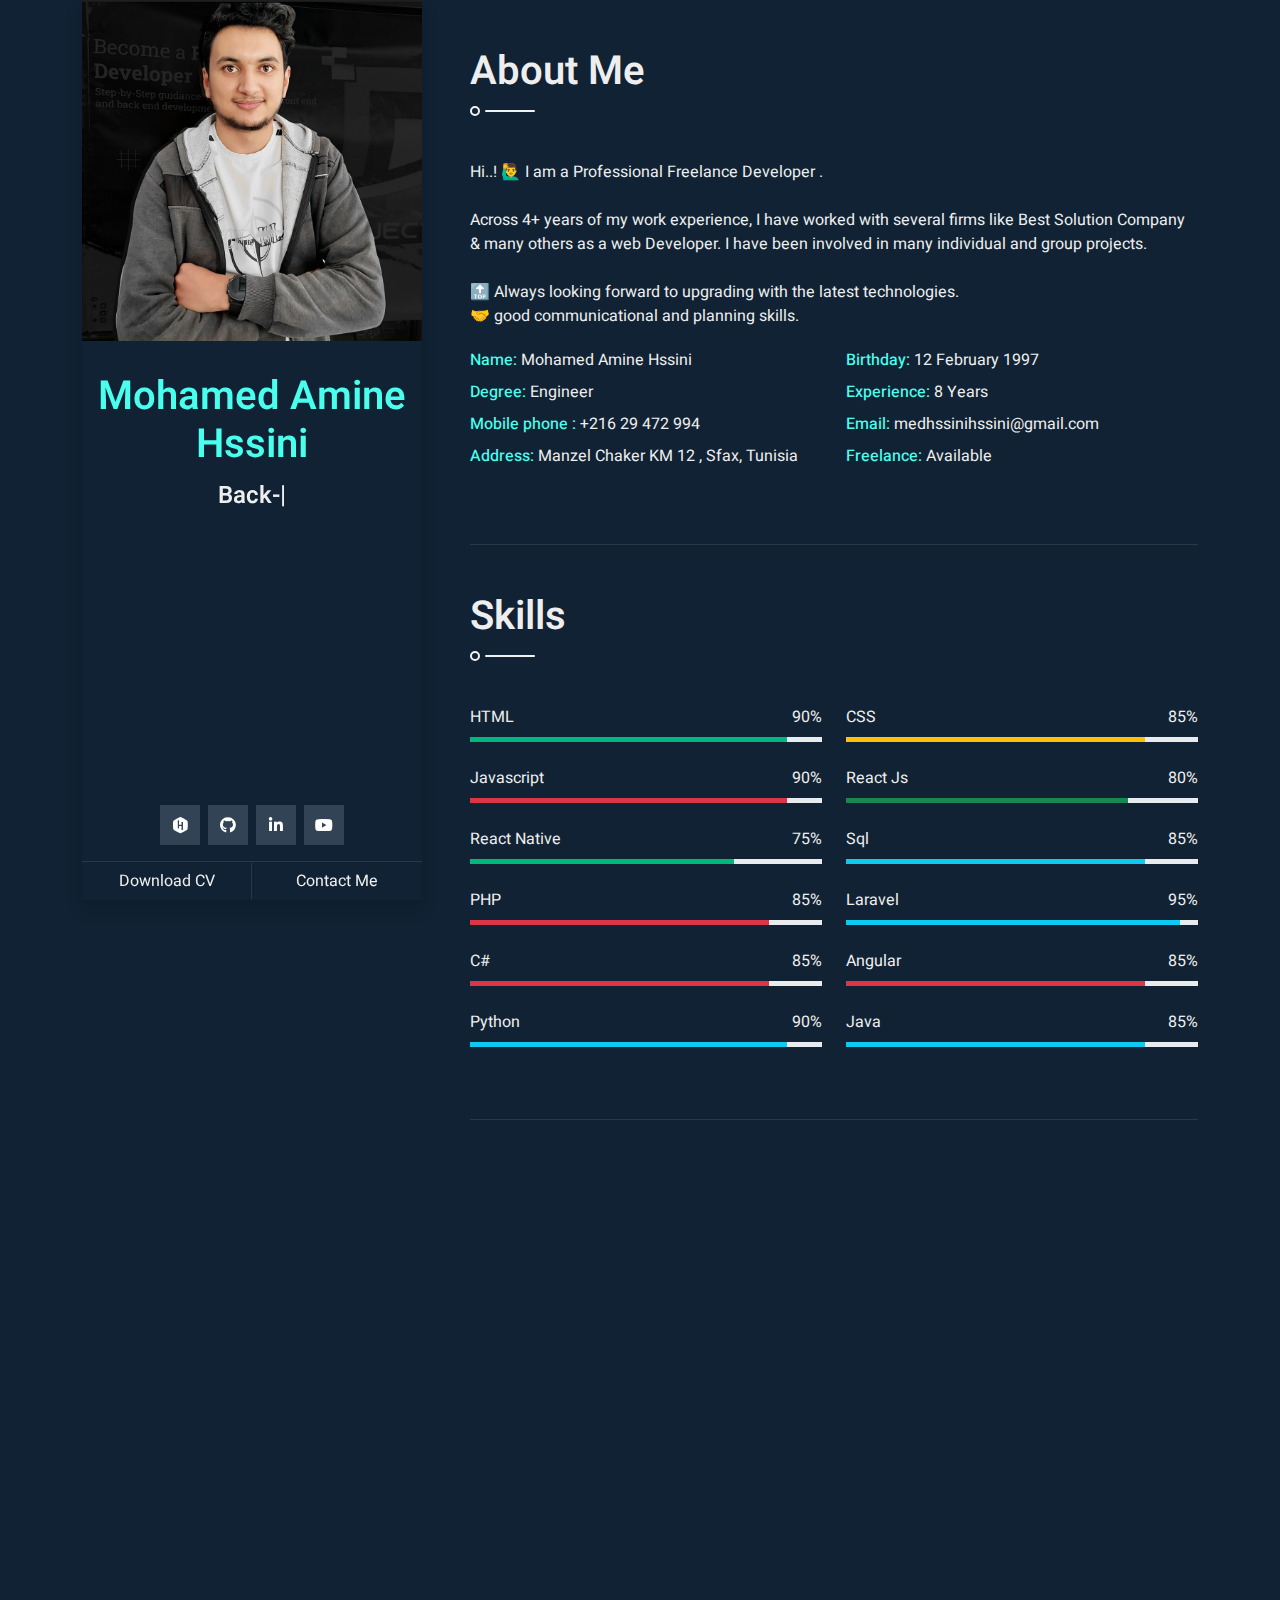
<file: index.html>
<!DOCTYPE html>
<html lang="en">

<head>
    <meta type="utf-8">
    <title>Resume Mohamed Amine Hssini</title>
    <meta content="width=device-width, initial-scale=1.0" name="viewport">
    <meta content="Back-End Developer, Front-End Developer, Apps Developer" name="keywords">
    <meta content="Back-End Developer, Front-End Developer, Apps Developer" name="description">
    <style>
        .portfolio-container .position-relative {
            margin: 10px !important;
        }
    </style>
    <!-- Favicon -->
    <link href="img/profile.jpg" rel="icon">

    <!-- Google Web Fonts -->
    <link rel="preconnect" href="https://fonts.googleapis.com">
    <link rel="preconnect" href="https://fonts.gstatic.com" crossorigin>
    <link href="https://fonts.googleapis.com/css2?family=Heebo:wght@300;400;500;600;700&display=swap" rel="stylesheet">

    <!-- Icon Font Stylesheet -->
    <link href="https://cdnjs.cloudflare.com/ajax/libs/font-awesome/5.10.0/css/all.min.css" rel="stylesheet">
    <link href="https://cdn.jsdelivr.net/npm/bootstrap-icons@1.4.1/font/bootstrap-icons.css" rel="stylesheet">

    <!-- Libraries Stylesheet -->
    <link href="lib/owlcarousel/assets/owl.carousel.min.css" rel="stylesheet">
    <link href="lib/lightbox/css/lightbox.min.css" rel="stylesheet">
    <link href="lib/animate/animate.min.css" rel="stylesheet">

    <!-- Customized Bootstrap Stylesheet -->
    <link href="css/bootstrap.min.css" rel="stylesheet">

    <!-- Template Stylesheet -->
    <link href="css/style.css" rel="stylesheet">
</head>

<body>
    <!-- Spinner Start -->
    <div id="spinner"
        class="show bg-white position-fixed translate-middle w-100 vh-100 top-50 start-50 d-flex align-items-center justify-content-center">
        <div class="spinner-border text-primary" style="width: 3rem; height: 3rem;" role="status">
            <span class="sr-only">Loading...</span>
        </div>
    </div>
    <!-- Spinner End -->

    <div class="container">
        <div class="row g-5">
            <div class="col-lg-4 sticky-lg-top vh-100">
                <div class="d-flex flex-column h-100 text-center overflow-auto shadow">
                    <img class="w-100 img-fluid mb-4" src="img/profile.jpg" alt="Image">
                    <h1 class="text-primary mt-2">Mohamed Amine Hssini</h1>
                    <div class="mb-4" style="height: 22px;">
                        <h4 class="typed-text-output d-inline-block text-light"></h4>
                        <div class="typed-text d-none">Back-End Developer, Front-End Developer, Apps
                            Developer</div>
                    </div>
                    <div class="d-flex justify-content-center mt-auto mb-3">
                        <a class="btn btn-secondary btn-square mx-1"
                            href="https://www.hackerrank.com/medhssinihssini"><i class="fab fa-hackerrank"></i></a>
                        <a class="btn btn-secondary btn-square mx-1" href="https://github.com/medaminehssini"><i
                                class="fab fa-github"></i></a>
                        <a class="btn btn-secondary btn-square mx-1"
                            href="https://www.linkedin.com/in/hssinimedamine/"><i class="fab fa-linkedin-in"></i></a>
                        <a class="btn btn-secondary btn-square mx-1"
                            href="https://www.youtube.com/channel/UCWLFRJxc-zscPH35LhXckDA"><i
                                class="fab fa-youtube"></i></a>
                    </div>
                    <div class="d-flex align-items-end justify-content-between border-top">
                        <a href="cv/resume_med_amine_hssini.pdf" class="btn w-50 border-end">Download CV</a>
                        <a href="#contact" class="btn w-50 btn-scroll">Contact Me</a>
                    </div>
                </div>
            </div>
            <div class="col-lg-8">
                <!-- About Start -->
                <section class="py-5 border-bottom wow fadeInUp" data-wow-delay="0.1s">
                    <h1 class="title pb-3 mb-5">About Me</h1>
                    <p>Hi..! 🙋‍♂️ I am a Professional Freelance Developer . <br> <br>

                        Across 4+ years of my work experience, I have worked with several firms like Best Solution
                        Company
                        & many others as a web Developer. I have been involved in many individual and group projects.
                        <br> <br>

                        🔝 Always looking forward to upgrading with the latest technologies. <br>
                        🤝 good communicational and planning skills.
                    </p>
                    <div class="row mb-4">
                        <div class="col-sm-6 py-1">
                            <span class="fw-medium text-primary">Name:</span> Mohamed Amine Hssini
                        </div>
                        <div class="col-sm-6 py-1">
                            <span class="fw-medium text-primary">Birthday:</span> 12 February 1997
                        </div>
                        <div class="col-sm-6 py-1">
                            <span class="fw-medium text-primary">Degree:</span> Engineer
                        </div>
                        <div class="col-sm-6 py-1">
                            <span class="fw-medium text-primary">Experience:</span> <span class="ExperienceYears">
                            </span>
                            Years
                        </div>

                        <div class="col-sm-6 py-1">
                            <span class="fw-medium text-primary">Mobile phone :</span> +216 29 472 994
                        </div>
                        <div class="col-sm-6 py-1">
                            <span class="fw-medium text-primary">Email:</span> medhssinihssini@gmail.com
                        </div>
                        <div class="col-sm-6 py-1">
                            <span class="fw-medium text-primary">Address:</span> Manzel Chaker KM 12 , Sfax, Tunisia
                        </div>
                        <div class="col-sm-6 py-1">
                            <span class="fw-medium text-primary">Freelance:</span> Available
                        </div>
                    </div>
                    <!-- <div class="row g-4">
                        <div class="col-md-4 col-lg-6 col-xl-4">
                            <div class="d-flex bg-secondary p-4">
                                <h1 class="flex-shrink-0 display-5 text-primary mb-0 ExperienceYears"
                                    data-toggle="counter-up"></h1>
                                <div class="ps-3">
                                    <p class="mb-0">Years of</p>
                                    <h5 class="mb-0">Experience</h5>
                                </div>
                            </div>
                        </div>
                        <div class="col-md-4 col-lg-6 col-xl-4">
                            <div class="d-flex bg-secondary p-4">
                                <h1 class="flex-shrink-0 display-5 text-primary mb-0" data-toggle="counter-up">10</h1>
                                <div class="ps-3">
                                    <p class="mb-0">Happy</p>
                                    <h5 class="mb-0">Clients</h5>
                                </div>
                            </div>
                        </div>
                        <div class="col-md-4 col-lg-6 col-xl-4">
                            <div class="d-flex bg-secondary p-4">
                                <h1 class="flex-shrink-0 display-5 text-primary mb-0" data-toggle="counter-up">15</h1>
                                <div class="ps-3">
                                    <p class="mb-0">Complete</p>
                                    <h5 class="mb-0">Projects</h5>
                                </div>
                            </div>
                        </div>
                    </div> -->
                </section>
                <!-- About End -->

                <!-- Skills Start -->
                <section class="py-5 border-bottom wow fadeInUp" data-wow-delay="0.1s">
                    <h1 class="title pb-3 mb-5">Skills</h1>
                    <div class="row">
                        <div class="col-sm-6">

                            <div class="skill mb-4">
                                <div class="d-flex justify-content-between">
                                    <p class="mb-2">HTML</p>
                                    <p class="mb-2">90%</p>
                                </div>
                                <div class="progress">
                                    <div class="progress-bar bg-primary" role="progressbar" aria-valuenow="90"
                                        aria-valuemin="0" aria-valuemax="100"></div>
                                </div>
                            </div>
                            <div class="skill mb-4">
                                <div class="d-flex justify-content-between">
                                    <p class="mb-2">Javascript</p>
                                    <p class="mb-2">90%</p>
                                </div>
                                <div class="progress">
                                    <div class="progress-bar bg-danger" role="progressbar" aria-valuenow="90"
                                        aria-valuemin="0" aria-valuemax="100"></div>
                                </div>
                            </div>
                            <div class="skill mb-4">
                                <div class="d-flex justify-content-between">
                                    <p class="mb-2">React Native</p>
                                    <p class="mb-2">75%</p>
                                </div>
                                <div class="progress">
                                    <div class="progress-bar bg-primary" role="progressbar" aria-valuenow="75"
                                        aria-valuemin="0" aria-valuemax="100"></div>
                                </div>
                            </div>

                            <div class="skill mb-4">
                                <div class="d-flex justify-content-between">
                                    <p class="mb-2">PHP</p>
                                    <p class="mb-2">85%</p>
                                </div>
                                <div class="progress">
                                    <div class="progress-bar bg-danger" role="progressbar" aria-valuenow="85"
                                        aria-valuemin="0" aria-valuemax="100"></div>
                                </div>
                            </div>
                            <div class="skill mb-4">
                                <div class="d-flex justify-content-between">
                                    <p class="mb-2">C#</p>
                                    <p class="mb-2">85%</p>
                                </div>
                                <div class="progress">
                                    <div class="progress-bar bg-danger" role="progressbar" aria-valuenow="85"
                                        aria-valuemin="0" aria-valuemax="100"></div>
                                </div>
                            </div>
                            <div class="skill mb-4">
                                <div class="d-flex justify-content-between">
                                    <p class="mb-2">Python</p>
                                    <p class="mb-2">90%</p>
                                </div>
                                <div class="progress">
                                    <div class="progress-bar bg-info" role="progressbar" aria-valuenow="90"
                                        aria-valuemin="0" aria-valuemax="100"></div>
                                </div>
                            </div>
                        </div>
                        <div class="col-sm-6">

                            <div class="skill mb-4">
                                <div class="d-flex justify-content-between">
                                    <p class="mb-2">CSS</p>
                                    <p class="mb-2">85%</p>
                                </div>
                                <div class="progress">
                                    <div class="progress-bar bg-warning" role="progressbar" aria-valuenow="85"
                                        aria-valuemin="0" aria-valuemax="100"></div>
                                </div>
                            </div>
                            <div class="skill mb-4">
                                <div class="d-flex justify-content-between">
                                    <p class="mb-2">React Js</p>
                                    <p class="mb-2">80%</p>
                                </div>
                                <div class="progress">
                                    <div class="progress-bar bg-success" role="progressbar" aria-valuenow="80"
                                        aria-valuemin="0" aria-valuemax="100"></div>
                                </div>
                            </div>
                            <div class="skill mb-4">
                                <div class="d-flex justify-content-between">
                                    <p class="mb-2">Sql</p>
                                    <p class="mb-2">85%</p>
                                </div>
                                <div class="progress">
                                    <div class="progress-bar bg-info" role="progressbar" aria-valuenow="85"
                                        aria-valuemin="0" aria-valuemax="100"></div>
                                </div>
                            </div>
                            <div class="skill mb-4">
                                <div class="d-flex justify-content-between">
                                    <p class="mb-2">Laravel</p>
                                    <p class="mb-2">95%</p>
                                </div>
                                <div class="progress">
                                    <div class="progress-bar bg-info" role="progressbar" aria-valuenow="95"
                                        aria-valuemin="0" aria-valuemax="100"></div>
                                </div>
                            </div>
                            <div class="skill mb-4">
                                <div class="d-flex justify-content-between">
                                    <p class="mb-2">Angular</p>
                                    <p class="mb-2">85%</p>
                                </div>
                                <div class="progress">
                                    <div class="progress-bar bg-danger" role="progressbar" aria-valuenow="85"
                                        aria-valuemin="0" aria-valuemax="100"></div>
                                </div>
                            </div>
                            <div class="skill mb-4">
                                <div class="d-flex justify-content-between">
                                    <p class="mb-2">Java</p>
                                    <p class="mb-2">85%</p>
                                </div>
                                <div class="progress">
                                    <div class="progress-bar bg-info" role="progressbar" aria-valuenow="85"
                                        aria-valuemin="0" aria-valuemax="100"></div>
                                </div>
                            </div>


                        </div>
                    </div>
                </section>
                <!-- Skills End -->

                <!-- Expericence Start -->
                <section class="py-5 wow fadeInUp" data-wow-delay="0.1s">
                    <h1 class="title pb-3 mb-5">Expericence</h1>
                    <div class="border-start border-2 border-light pt-2 ps-5">
                        <div class="position-relative mb-4">
                            <span class="bi bi-arrow-right fs-4 text-light position-absolute"
                                style="top: -5px; left: -50px;"></span>
                            <h5 class="mb-1">Full-stack Developer (Summer Internship)</h5>
                            <p class="mb-2">Best Solution | <small>May 2022 - August 2022</small></p>
                            <p>
                                Design and development of an e-commerce mobile application with Laravel and Flutter.
                            </p>
                        </div>
                        <div class="position-relative mb-4">
                            <span class="bi bi-arrow-right fs-4 text-light position-absolute"
                                style="top: -5px; left: -50px;"></span>
                            <h5 class="mb-1">Full-stack Developer (Internship)</h5>
                            <p class="mb-2">Best Solution | <small>February 2020 - May 2020</small></p>
                            <p>
                                Design and production of meal delivery platforms at home with Laravel & Angular.
                            </p>
                        </div>
                        <div class="position-relative mb-4">
                            <span class="bi bi-arrow-right fs-4 text-light position-absolute"
                                style="top: -5px; left: -50px;"></span>
                            <h5 class="mb-1">Office counter (Summer Internship)</h5>
                            <p class="mb-2">Tunisie telecom | <small>August 2019 - September 2019</small></p>
                            <p>
                                I worked at the post office counter to improve my communication with customers and my
                                knowledge of telecommunication technologies and tools.
                            </p>
                        </div>
                        <div class="position-relative mb-4">
                            <span class="bi bi-arrow-right fs-4 text-light position-absolute"
                                style="top: -5px; left: -50px;"></span>
                            <h5 class="mb-1">Full-stack Developer</h5>
                            <p class="mb-2">Freelance <small>2018 - Present</small></p>
                            <p>
                            <ul>
                                <li>
                                    Create and test applications for websites
                                </li>
                                <li>
                                    Maintain and update websites
                                </li>
                                <li>
                                    Conferring with teams to resolve conflicts, prioritize needs, develop content
                                    criteria, or choose solutions.
                                </li>
                                <li>
                                    Determining user needs by analyzing technical requirements.
                                </li>
                            </ul>
                            </p>
                        </div>
                    </div>
                </section>
                <!-- Expericence End -->

                <!-- Subscribe Start -->
                <!-- <section class="wow fadeInUp" data-wow-delay="0.1s">
                    <div class="bg-secondary text-center p-5">
                        <h1 class="text-white font-weight-bold">Subscribe My Newsletter</h1>
                        <p class="text-white">Subscribe and get my latest article in your inbox</p>
                        <div class="position-relative w-100">
                            <input class="form-control bg-dark border-0 w-100 py-3 ps-4 pe-5" type="text"
                                placeholder="Your email">
                            <button type="button"
                                class="btn btn-primary py-2 position-absolute top-0 end-0 mt-2 me-2">Subscribe</button>
                        </div>
                    </div>
                </section> -->
                <!-- Subscribe End -->

                <!-- Services Start -->
                <section class="py-5 border-bottom wow fadeInUp" data-wow-delay="0.1s">
                    <h1 class="title pb-3 mb-5">Services</h1>
                    <div class="row g-4">
                        <div class="col-md-6">
                            <div class="service-item">
                                <i class="fa fa-2x fa-laptop-code mx-auto mb-4"></i>
                                <h5 class="mb-2">Full-stack Developer</h5>
                                <p class="mb-0">I create fully scalable and economically viable web applications that
                                    boost your business.</p>
                            </div>
                        </div>
                        <div class="col-md-6">
                            <div class="service-item">
                                <i class="fab fa-2x fa-android mx-auto mb-4"></i>
                                <h5 class="mb-2">Apps Development</h5>
                                <p class="mb-0">I create fully scalable and economically viable Mobile applications that
                                    boost your business.</p>
                            </div>
                        </div>
                        <!-- <div class="col-md-6">
                            <div class="service-item">
                                <i class="fa fa-2x fa-search mx-auto mb-4"></i>
                                <h5 class="mb-2">SEO</h5>
                                <p class="mb-0">Justo sit justo eos amet tempor amet clita amet ipsum eos elitr. Amet
                                    lorem lorem lorem est amet labore</p>
                            </div>
                        </div> -->
                        <!-- <div class="col-md-6">
                            <div class="service-item">
                                <i class="fa fa-2x fa-edit mx-auto mb-4"></i>
                                <h5 class="mb-2">Content Creating</h5>
                                <p class="mb-0">Justo sit justo eos amet tempor amet clita amet ipsum eos elitr. Amet
                                    lorem lorem lorem est amet labore</p>
                            </div>
                        </div> -->
                    </div>
                </section>
                <!-- Services End -->

                <!-- Portfolio Start -->
                <section class="py-5 border-bottom wow fadeInUp" data-wow-delay="0.1s">
                    <h1 class="title pb-3 mb-5">Portfolio</h1>
                    <div class="row">
                        <div class="col-12">
                            <div class="row">
                                <div class="col-12 text-center mb-2">
                                    <ul class="list-inline mb-4" id="portfolio-flters">
                                        <li class="btn btn-secondary active" data-filter="*"><i
                                                class="fa fa-star me-2"></i>All</li>
                                        <li class="btn btn-secondary" data-filter=".first"><i
                                                class="fa fa-laptop-code me-2"></i>Web development</li>
                                        <li class="btn btn-secondary" data-filter=".second"><i
                                                class="fa fa-mobile-alt me-2"></i>Apps development</li>
                                    </ul>
                                </div>
                            </div>
                            <div class="portfolio-container">
                                <div class="col-md-6 mb-4 portfolio-item second">
                                    <div class="position-relative overflow-hidden mb-2">
                                        <!-- <img class="img-fluid w-100" src="img/portfolio-1.jpg" alt=""> -->
                                        <h5>Car rental desktop application using c#</h5>
                                        <iframe width="412" height="288" src="https://www.youtube.com/embed/VMEmCQn5rz0"
                                            title="YouTube video player" frameborder="0"
                                            allow="accelerometer; autoplay; clipboard-write; encrypted-media; gyroscope; picture-in-picture"
                                            allowfullscreen></iframe>
                                        <h4>
                                            used technologies :
                                        </h4>
                                        <p>
                                            C#, Visual Studio , SQLServer
                                        </p>
                                    </div>
                                </div>
                                <div class="col-md-6 mb-4 portfolio-item first">
                                    <div class="position-relative overflow-hidden mb-2">
                                        <h5>Online meal delivery service platform</h5>
                                        <iframe width="412" height="288" src="https://www.youtube.com/embed/DcREr7vgeVY"
                                            title="YouTube video player" frameborder="0"
                                            allow="accelerometer; autoplay; clipboard-write; encrypted-media; gyroscope; picture-in-picture"
                                            allowfullscreen></iframe>
                                        <h4>
                                            used technologies :
                                        </h4>
                                        <p>
                                            Laravel, Angular, mysql, Maps JavaScript API, HTML, CSS, Bootstrap,
                                            Jquery, JavaScript
                                        </p>
                                    </div>
                                </div>
                                <div class="col-md-6 mb-4 portfolio-item second">
                                    <div class="position-relative overflow-hidden mb-2">
                                        <h5 style="height: 48px;"> Smart mobile app to help blind people using Deep
                                            learning and computer vision </h5>
                                        <img class="img-fluid w-100" src="img/smart.jpg" alt="">
                                        <!-- <div class="portfolio-btn d-flex align-items-center justify-content-center">
                                            <a href="img/portfolio-3.jpg" data-lightbox="portfolio">
                                                <i class="bi bi-plus text-light"></i>
                                            </a>
                                        </div> -->
                                        <h4 style="margin-top: 10px;">
                                            used technologies :
                                        </h4>
                                        <p>
                                            React Native , ML KIT, tensorflow Lite
                                        </p>
                                    </div>
                                </div>
                                <div class="col-md-6 mb-4 portfolio-item first">
                                    <div class="position-relative overflow-hidden mb-2">
                                        <h5> A web application to help people find places like coffee, market shop ...
                                        </h5>
                                        <img class="img-fluid w-100" src="img/ajeja.png" alt="">
                                        <!-- <div class="portfolio-btn d-flex align-items-center justify-content-center">
                                            <a href="img/portfolio-4.jpg" data-lightbox="portfolio">
                                                <i class="bi bi-plus text-light"></i>
                                            </a>
                                        </div> -->
                                        <h4 style="margin-top: 10px;">
                                            used technologies :
                                        </h4>
                                        <p>
                                            Laravel, mysql, HTML, CSS, Bootstrap,Jquery, JavaScript
                                        </p>
                                    </div>
                                </div>
                                <div class="col-md-6 mb-4 portfolio-item first">
                                    <div class="position-relative overflow-hidden mb-2">
                                        <h5> Ecommerce marketplace </h5>
                                        <img class="img-fluid w-100" src="img/HelloCadeaux.jpg" alt="">
                                        <!-- <div class="portfolio-btn d-flex align-items-center justify-content-center">
                                            <a href="img/portfolio-4.jpg" data-lightbox="portfolio">
                                                <i class="bi bi-plus text-light"></i>
                                            </a>
                                        </div> -->
                                        <h4 style="margin-top: 10px;">
                                            used technologies :
                                        </h4>
                                        <p>
                                            Laravel, mysql, HTML, CSS, Bootstrap,Jquery, JavaScript
                                        </p>
                                    </div>
                                </div>
                                <div class="col-md-6 mb-4 portfolio-item first">
                                    <div class="position-relative overflow-hidden mb-2">
                                        <h5> Ecommerce web app </h5>
                                        <img class="img-fluid w-100" src="img/dorsad.png" alt="">
                                        <!-- <div class="portfolio-btn d-flex align-items-center justify-content-center">
                                            <a href="img/portfolio-4.jpg" data-lightbox="portfolio">
                                                <i class="bi bi-plus text-light"></i>
                                            </a>
                                        </div> -->
                                        <h4 style="margin-top: 10px;">
                                            used technologies :
                                        </h4>
                                        <p>
                                            Java EE , mysql, HTML, CSS, Bootstrap,Jquery, JavaScript
                                        </p>
                                    </div>
                                </div>
                            </div>
                        </div>
                    </div>
                </section>
                <!-- Portfolio End -->

                <!-- Testimonial Start -->
                <!-- <section class="py-5 border-bottom wow fadeInUp" data-wow-delay="0.1s">
                    <h1 class="title pb-3 mb-5">Testimonial</h1>
                    <div class="owl-carousel testimonial-carousel">
                        <div class="text-left">
                            <i class="fa fa-3x fa-quote-left text-primary mb-4"></i>
                            <p class="fs-4 mb-4">Dolor eirmod diam stet kasd sed. Aliqu rebum est eos. Rebum elitr
                                dolore et eos labore, stet justo sed est sed. Diam sed sed dolor stet accusam amet
                                eirmod eos, labore diam clita</p>
                            <div class="d-flex align-items-center">
                                <img class="img-fluid" src="img/testimonial-1.jpg" style="width: 60px; height: 60px;">
                                <div class="ps-3">
                                    <p class="text-primary fs-5 mb-1">Client Name</p>
                                    <i>Profession</i>
                                </div>
                            </div>
                        </div>
                        <div class="text-left">
                            <i class="fa fa-3x fa-quote-left text-primary mb-4"></i>
                            <p class="fs-4 mb-4">Dolor eirmod diam stet kasd sed. Aliqu rebum est eos. Rebum elitr
                                dolore et eos labore, stet justo sed est sed. Diam sed sed dolor stet accusam amet
                                eirmod eos, labore diam clita</p>
                            <div class="d-flex align-items-center">
                                <img class="img-fluid" src="img/testimonial-2.jpg" style="width: 60px; height: 60px;">
                                <div class="ps-3">
                                    <p class="text-primary fs-5 mb-1">Client Name</p>
                                    <i>Profession</i>
                                </div>
                            </div>
                        </div>
                        <div class="text-left">
                            <i class="fa fa-3x fa-quote-left text-primary mb-4"></i>
                            <p class="fs-4 mb-4">Dolor eirmod diam stet kasd sed. Aliqu rebum est eos. Rebum elitr
                                dolore et eos labore, stet justo sed est sed. Diam sed sed dolor stet accusam amet
                                eirmod eos, labore diam clita</p>
                            <div class="d-flex align-items-center">
                                <img class="img-fluid" src="img/testimonial-3.jpg" style="width: 60px; height: 60px;">
                                <div class="ps-3">
                                    <p class="text-primary fs-5 mb-1">Client Name</p>
                                    <i>Profession</i>
                                </div>
                            </div>
                        </div>
                    </div>
                </section> -->
                <!-- Testimonial End -->

                <!-- Contact Start -->
                <section class="py-5 wow fadeInUp" data-wow-delay="0.1s" id="contact">
                    <h1 class="title pb-3 mb-5">Contact Me</h1>
                    <form method="post" action="https://formsubmit.co/3be57a22bef0129cd9ac443058450896" id="contact">
                        <div class="row g-3">
                            <div class="col-md-6">
                                <div class="form-floating">
                                    <input type="text" id="name" name="name" class="form-control border-0 bg-secondary"
                                        placeholder="Your Full Name">
                                    <label for="name">Your Full Name</label>
                                </div>
                            </div>
                            <div class="col-md-6">
                                <div class="form-floating">
                                    <input type="email" id="email" name="email"
                                        class="form-control border-0 bg-secondary" placeholder="Your Email">
                                    <label for="email">Your Email</label>
                                </div>
                            </div>
                            <div class="col-12">
                                <div class="form-floating">
                                    <input type="text" class="form-control border-0 bg-secondary" id="subject"
                                        placeholder="Subject" name="_subject">
                                    <label for="subject">Subject</label>
                                </div>
                            </div>
                            <div class="col-12">
                                <div class="form-floating">
                                    <textarea id="message" class="form-control border-0 bg-secondary"
                                        placeholder="Leave a message here" name="message"
                                        style="height: 200px"></textarea>
                                    <label for="message">Message</label>
                                </div>
                            </div>
                            <div class="col-12">
                                <button class="btn btn-primary w-100 py-3" type="submit">Send Message</button>
                            </div>
                        </div>
                    </form>
                </section>
                <!-- Contact End -->

                <!-- Footer Start -->
                <section class="wow fadeIn" data-wow-delay="0.1s">
                    <div class="bg-secondary text-light text-center p-5">
                        <div class="d-flex justify-content-center mb-4">
                            <a class="btn btn-secondary btn-square mx-1"
                                href="https://www.hackerrank.com/medhssinihssini"><i class="fab fa-hackerrank"></i></a>
                            <a class="btn btn-secondary btn-square mx-1" href="https://github.com/medaminehssini"><i
                                    class="fab fa-github"></i></a>
                            <a class="btn btn-secondary btn-square mx-1"
                                href="https://www.linkedin.com/in/hssinimedamine/"><i
                                    class="fab fa-linkedin-in"></i></a>
                            <a class="btn btn-secondary btn-square mx-1"
                                href="https://www.youtube.com/channel/UCWLFRJxc-zscPH35LhXckDA"><i
                                    class="fab fa-youtube"></i></a>
                        </div>
                    </div>
                </section>
                <!-- Footer End -->
            </div>
        </div>
    </div>


    <!-- Back to Top -->
    <a href="#" class="back-to-top"><i class="fa fa-angle-double-up"></i></a>

    <!-- JavaScript Libraries -->
    <script src="https://code.jquery.com/jquery-3.4.1.min.js"></script>
    <script src="https://stackpath.bootstrapcdn.com/bootstrap/4.4.1/js/bootstrap.bundle.min.js"></script>
    <script src="lib/wow/wow.min.js"></script>
    <script src="lib/typed/typed.min.js"></script>
    <script src="lib/easing/easing.min.js"></script>
    <script src="lib/waypoints/waypoints.min.js"></script>
    <script src="lib/counterup/counterup.min.js"></script>
    <script src="lib/owlcarousel/owl.carousel.min.js"></script>
    <script src="lib/isotope/isotope.pkgd.min.js"></script>
    <script src="lib/lightbox/js/lightbox.min.js"></script>

    <!-- Contact Javascript File -->
    <!-- <script src="mail/jqBootstrapValidation.min.js"></script>
    <script src="mail/contact.js"></script> -->

    <!-- Template Javascript -->
    <script src="js/main.js"></script>
    <script>
        $('.ExperienceYears').html(new Date().getFullYear() - 2018)
    </script>
</body>

</html>
</file>
<file: css/style.css>
/********** Template CSS **********/
:root {
  --primary: #00B87B;
  --secondary: #314355;
  --light: #F2F2F2;
  --dark: #2C3E50;
}

#spinner {
  opacity: 0;
  visibility: hidden;
  transition: opacity .5s ease-out, visibility 0s linear .5s;
  z-index: 99999;
}

#spinner.show {
  transition: opacity .5s ease-out, visibility 0s linear 0s;
  visibility: visible;
  opacity: 1;
}

@media (max-width: 991.98px) {
  .sticky-lg-top.vh-100 {
    height: 100% !important;
  }
}

.fw-semi-bold {
  font-weight: 600;
}

.fw-medium {
  font-weight: 500;
}

.btn-square {
  width: 40px;
  height: 40px;
}

.btn-sm-square {
  width: 30px;
  height: 30px;
}

.btn-lg-square {
  width: 50px;
  height: 50px;
}

.btn-square,
.btn-sm-square,
.btn-lg-square {
  padding: 0;
  display: flex;
  align-items: center;
  justify-content: center;
}

.btn.btn-primary {
  color: #FFFFFF;
}

.typed-cursor {
  font-size: 25px;
  color: var(--light);
}

.back-to-top {
  position: fixed;
  display: none;
  width: 30px;
  height: 30px;
  text-align: center;
  line-height: 1;
  font-size: 30px;
  right: 30px;
  bottom: 30px;
  transition: background 0.5s;
  z-index: 11;
}

.back-to-top i {
  color: var(--primary);
}

.back-to-top i:hover {
  color: var(--dark);
}

.back-to-top {
  -webkit-animation: action 1s infinite alternate;
  animation: action 1s infinite alternate;
}

@-webkit-keyframes action {
  0% {
    transform: translateY(0);
  }

  100% {
    transform: translateY(-15px);
  }
}

@keyframes action {
  0% {
    transform: translateY(0);
  }

  100% {
    transform: translateY(-15px);
  }
}

.title {
  position: relative;
}

.title::before {
  position: absolute;
  content: "";
  width: 10px;
  height: 10px;
  bottom: -4px;
  left: 0;
  border: 2px solid var(--light);
  border-radius: 10px;
}

.title::after {
  position: absolute;
  content: "";
  width: 50px;
  height: 2px;
  bottom: 0;
  left: 15px;
  border-radius: 2px;
  background: var(--light);
}

.progress {
  height: 5px;
}

.progress .progress-bar {
  width: 0px;
  transition: 2s;
}

.service-item {
  padding: 30px;
  text-align: center;
  background: var(--secondary);
}

.service-item i {
  width: 75px;
  height: 75px;
  display: flex;
  align-items: center;
  justify-content: center;
  background: var(--light);
  color: var(--primary);
  transition: .5s;
}

.service-item:hover i {
  background: var(--primary);
  color: var(--light);
}

.portfolio-item .portfolio-btn {
  position: absolute;
  width: 0;
  height: 0;
  top: 50%;
  left: 50%;
  font-size: 90px;
  background: rgba(44, 62, 80, .9);
  opacity: 0;
  transition: .5s;
}

.portfolio-item:hover .portfolio-btn {
  opacity: 1;
  width: calc(100% - 60px);
  height: calc(100% - 60px);
  top: 30px;
  left: 30px;
}

.portfolio-item i {
  opacity: 0;
  transition: .3s;
  transition-delay: .3s;
}

.portfolio-item:hover i {
  opacity: 1;
}

.testimonial-carousel .owl-dots {
  margin-top: 25px;
  text-align: center;
}

.testimonial-carousel .owl-dot {
  display: inline-block;
  margin: 0 5px;
  width: 15px;
  height: 15px;
  background: var(--light);
}

.testimonial-carousel .owl-dot.active {
  background: var(--primary);
}
</file>
